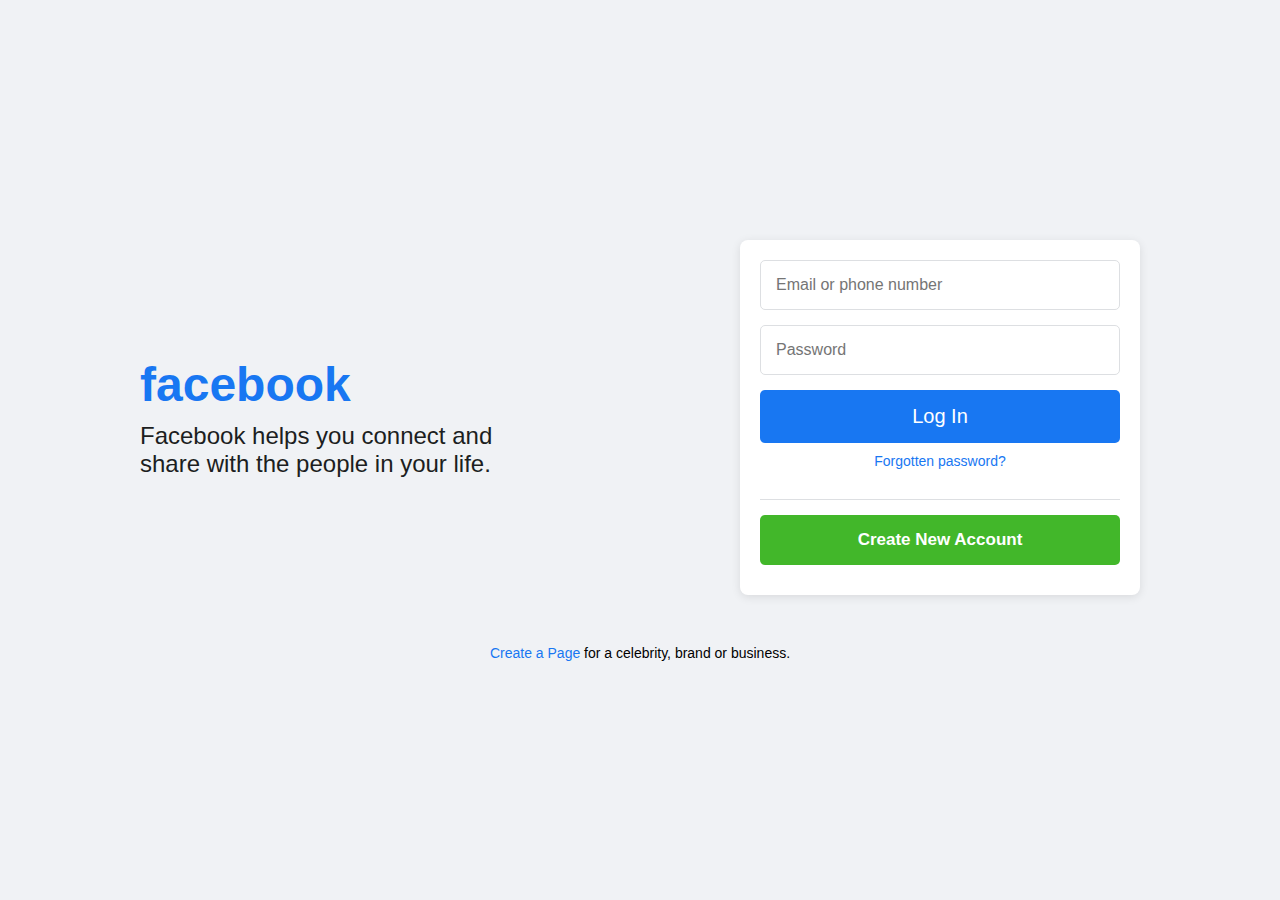
<file: index.html>
<!DOCTYPE html>
<html lang="en">
<head>
    <meta charset="UTF-8">
    <meta name="viewport" content="width=device-width, initial-scale=1.0">
    <meta http-equiv="X-UA-Compatible" content="ie=edge">
    <title>Facebook Login</title>
    <link rel="stylesheet" href="styles.css">
</head>
<body>
    <div class="container">
        <!-- Phần logo và mô tả -->
        <div class="login-info">
            <h1>facebook</h1>
            <p>Facebook helps you connect and share with the people in your life.</p>
        </div>

        <!-- Phần form đăng nhập -->
        <div class="login-form">
            <form>
                <input type="text" placeholder="Email or phone number" required>
                <input type="password" placeholder="Password" required>
                <button type="submit">Log In</button>
                <a href="#" class="forgot-password">Forgotten password?</a>
                <div class="line"></div>
                <button type="button" class="new-account">Create New Account</button>
            </form>
        </div>
    </div>

    <footer>
        <p><a href="#">Create a Page</a> for a celebrity, brand or business.</p>
    </footer>
</body>
</html>
</file>
<file: styles.css>
/* Resetting some default styles */
* {
    margin: 0;
    padding: 0;
    box-sizing: border-box;
    font-family: Arial, sans-serif;
}

body {
    background-color: #f0f2f5;
    display: flex;
    justify-content: center;
    align-items: center;
    height: 100vh;
    flex-direction: column;
}

/* Container chính */
.container {
    display: flex;
    justify-content: space-between;
    align-items: center;
    max-width: 1000px;
    width: 100%;
}

/* Phần logo và thông tin */
.login-info {
    max-width: 400px;
}

.login-info h1 {
    color: #1877f2;
    font-size: 48px;
    font-weight: bold;
}

.login-info p {
    font-size: 24px;
    color: #1c1e21;
    margin-top: 10px;
}

/* Phần form đăng nhập */
.login-form {
    background-color: #ffffff;
    padding: 20px;
    box-shadow: 0 2px 10px rgba(0, 0, 0, 0.1);
    border-radius: 8px;
    max-width: 400px;
    width: 100%;
}

.login-form form {
    display: flex;
    flex-direction: column;
}

.login-form input {
    padding: 15px;
    margin-bottom: 15px;
    font-size: 16px;
    border: 1px solid #dddfe2;
    border-radius: 5px;
}

.login-form button {
    background-color: #1877f2;
    color: #fff;
    font-size: 20px;
    padding: 15px;
    border: none;
    border-radius: 5px;
    cursor: pointer;
    margin-bottom: 10px;
}

.login-form button:hover {
    background-color: #165cbd;
}

.login-form .forgot-password {
    color: #1877f2;
    text-align: center;
    margin-bottom: 15px;
    font-size: 14px;
    text-decoration: none;
}

.login-form .line {
    height: 1px;
    background-color: #dddfe2;
    margin: 15px 0;
}

.login-form .new-account {
    background-color: #42b72a;
    font-size: 17px;
    font-weight: bold;
}

.login-form .new-account:hover {
    background-color: #36a420;
}

/* Phần footer */
footer {
    margin-top: 50px;
}

footer p {
    font-size: 14px;
}

footer a {
    color: #1877f2;
    text-decoration: none;
}
</file>
